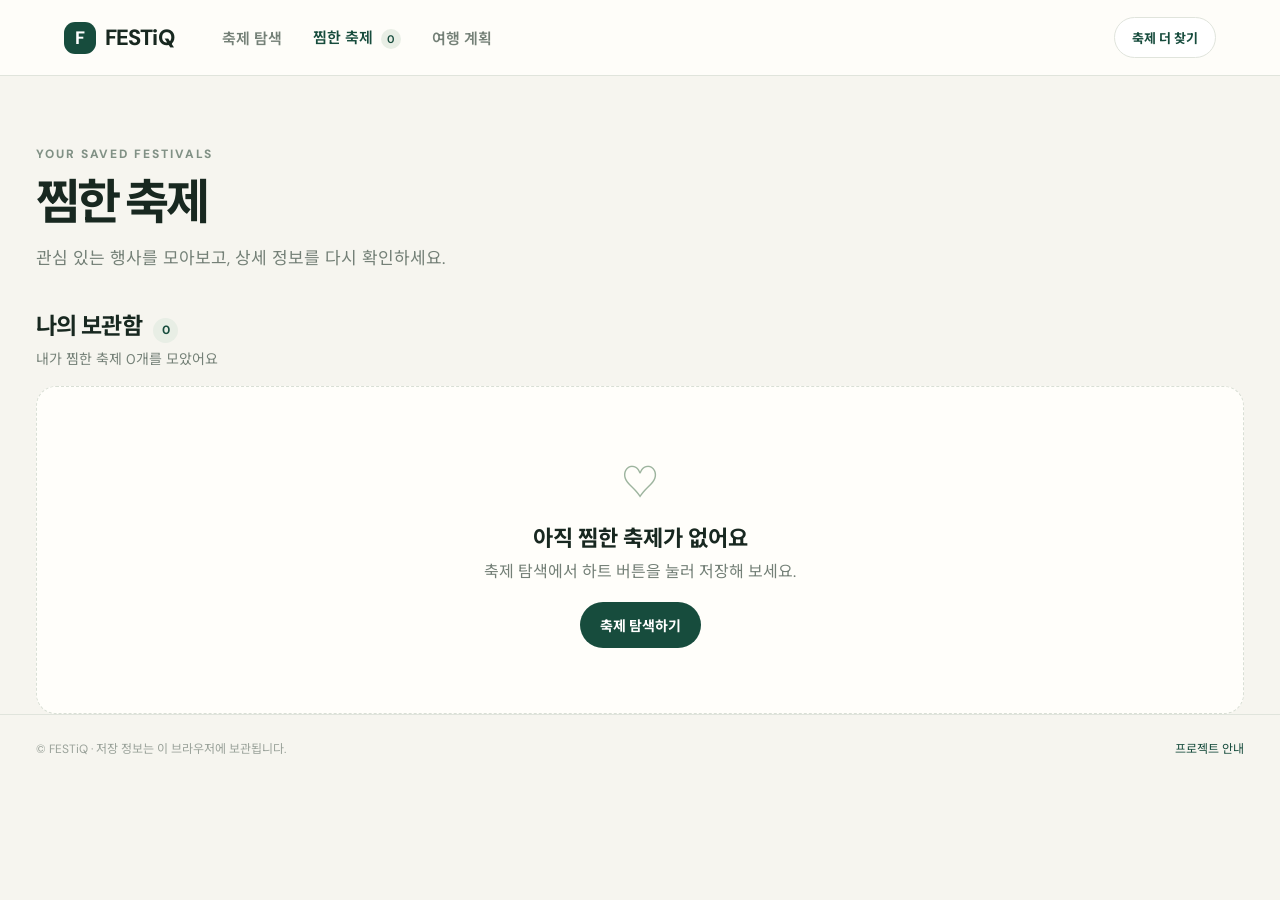
<file: favorites.html>
<!doctype html>
<html lang="ko"><head><meta charset="utf-8"><meta name="viewport" content="width=device-width,initial-scale=1"><meta name="theme-color" content="#174c3d"><title>찜한 축제 — FESTiQ</title><link href="https://fonts.googleapis.com/css2?family=DM+Sans:wght@400;500;600;700&family=Noto+Sans+KR:wght@400;500;600;700;800&display=swap" rel="stylesheet"><link rel="stylesheet" href="assets/styles.css"><script src="assets/app.js" defer></script></head>
<body data-page="favorites"><header class="topbar"><a class="brand" href="index.html"><span class="brand-mark">F</span> FESTiQ</a><nav><a href="index.html">축제 탐색</a><a class="active" href="favorites.html">찜한 축제 <span class="nav-count" data-fav-count>0</span></a><a href="detail.html#plan">여행 계획</a></nav><a class="button button-light small" href="index.html">축제 더 찾기</a></header><main class="page-shell"><section class="page-intro"><p class="eyebrow">YOUR SAVED FESTIVALS</p><h1>찜한 축제</h1><p>관심 있는 행사를 모아보고, 상세 정보를 다시 확인하세요.</p></section><div class="results-head"><div><h3>나의 보관함 <span class="count-badge" id="visible-count">0</span></h3><p id="filter-caption">이 브라우저에 저장된 축제예요.</p></div></div><div class="status" id="status" hidden></div><div id="festival-grid" class="festival-grid"></div><div class="empty-state" id="empty" hidden><span>♡</span><h3>아직 찜한 축제가 없어요</h3><p>축제 탐색에서 하트 버튼을 눌러 저장해 보세요.</p><a class="button button-dark" href="index.html">축제 탐색하기</a></div></main><footer><span>© FESTiQ · 저장 정보는 이 브라우저에 보관됩니다.</span><a href="README.md">프로젝트 안내</a></footer></body></html>
</file>
<file: assets/styles.css>
:root{--green:#174c3d;--green2:#286650;--ink:#182820;--muted:#748077;--cream:#f6f5ef;--paper:#fffefa;--line:#e0e4dc;--coral:#dc795e;--sage:#e8eee5;--shadow:0 16px 38px rgba(28,53,39,.08);font-family:"DM Sans","Noto Sans KR",sans-serif;color:var(--ink);font-synthesis:none}*{box-sizing:border-box}html{scroll-behavior:smooth}body{margin:0;background:var(--cream);font-size:16px}a{color:inherit;text-decoration:none}button,input,select{font:inherit}.topbar{height:76px;padding:0 max(calc((100vw - 1280px)/2),5vw);display:flex;align-items:center;gap:48px;border-bottom:1px solid var(--line);background:rgba(255,254,250,.94);position:sticky;top:0;z-index:10}.brand{font-size:22px;font-weight:800;letter-spacing:-.04em;display:flex;align-items:center;gap:9px}.brand-mark{display:grid;place-items:center;width:32px;height:32px;border-radius:11px;background:var(--green);color:white;font-size:18px}.topbar nav{display:flex;align-items:center;gap:31px;flex:1}.topbar nav a{font-size:15px;color:var(--muted);font-weight:600}.topbar nav a.active,.topbar nav a:hover{color:var(--green)}.nav-count{display:inline-grid;place-items:center;min-width:20px;height:20px;padding:0 5px;border-radius:99px;background:var(--sage);color:var(--green);font-size:11px;margin-left:4px}.page-shell{max-width:1280px;margin:auto;padding:0 36px}.hero{display:grid;grid-template-columns:1fr 1fr;gap:48px;align-items:center;padding:65px 0 38px}.eyebrow{font-size:12px;font-weight:800;letter-spacing:.16em;color:#819185;margin:0 0 14px}.hero h1,.page-intro h1{font-size:clamp(42px,5vw,66px);line-height:1.13;letter-spacing:-.06em;margin:0;color:var(--ink)}.hero h1 em{font-style:normal;color:var(--green2)}.hero-copy{font-size:19px;line-height:1.8;color:var(--muted);margin:21px 0 24px}.hero-actions{display:flex;align-items:center;gap:14px}.button{display:inline-flex;align-items:center;justify-content:center;border:0;border-radius:999px;padding:13px 20px;font-size:14px;font-weight:700;cursor:pointer;transition:.2s}.button:hover{transform:translateY(-1px)}.button-dark{background:var(--green);color:white}.button-light{background:white;border:1px solid var(--line);color:var(--green)}.button.small{padding:10px 17px;font-size:13px}.mode-pill,.chart-tag{border-radius:99px;background:#f2ead8;color:#816a34;padding:8px 12px;font-size:12px;font-weight:700}.hero-art{height:345px;border-radius:26px;overflow:hidden;position:relative;background:#d9e1d5;box-shadow:var(--shadow)}.hero-art:after{content:"";position:absolute;inset:35% 0 0;background:linear-gradient(transparent,rgba(10,25,18,.72))}.hero-art img{width:100%;height:100%;object-fit:cover}.hero-caption{position:absolute;z-index:1;bottom:24px;left:25px;color:white;display:grid;gap:5px}.hero-caption span{font-size:11px;letter-spacing:.15em}.hero-caption strong{font-size:25px}.stats-row{display:grid;grid-template-columns:repeat(3,1fr);gap:16px;margin:10px 0 68px}.stats-row article{background:var(--paper);border:1px solid var(--line);border-radius:19px;padding:18px 20px;display:flex;align-items:center;gap:15px;box-shadow:0 7px 22px rgba(30,48,32,.03)}.stat-icon{width:46px;height:46px;display:grid;place-items:center;background:#fce9df;color:var(--coral);border-radius:15px;font-size:24px}.stat-icon.lavender{background:#eeebfa;color:#7662a4}.stat-icon.peach{background:#f8e7e0;color:#cb6c55}.stats-row small{display:block;color:var(--muted);font-size:13px}.stats-row strong{font-size:25px;display:block;margin-top:3px}.section{padding-bottom:70px}.section-heading{display:flex;align-items:end;justify-content:space-between;margin-bottom:24px}.section-heading h2{font-size:34px;margin:0;letter-spacing:-.04em}.sparkle{color:#9db869;font-size:25px}.section-heading>p{color:var(--muted);font-size:14px;margin:0 0 5px}.filters{display:grid;grid-template-columns:minmax(230px,1fr) 175px 220px;gap:12px;margin-bottom:24px}.searchbox,.selectbox{height:52px;background:var(--paper);border:1px solid var(--line);border-radius:14px;display:flex;align-items:center;padding:0 15px;color:#9aa39b;gap:11px}.searchbox span{font-size:25px}.searchbox input,.selectbox select,.selectbox input{border:0;outline:0;background:transparent;width:100%;color:var(--ink);min-width:0}.searchbox input::placeholder{color:#aab1a9}.selectbox{font-size:13px;white-space:nowrap}.selectbox select,.selectbox input{font-size:14px}.chip-row{grid-column:1/-1;display:flex;gap:8px;flex-wrap:wrap}.chip{background:#eeeee8;border:1px solid transparent;border-radius:99px;padding:10px 15px;color:#667169;font-weight:600;cursor:pointer}.chip.active{background:#e5eee3;border-color:#d2e1d0;color:var(--green)}.content-grid{display:grid;grid-template-columns:minmax(0,1.7fr) minmax(280px,.8fr);gap:26px;border-top:1px solid var(--line);padding-top:28px}.results-head{display:flex;justify-content:space-between;align-items:end;margin-bottom:18px}.results-head h3{font-size:23px;margin:0 0 5px;letter-spacing:-.03em}.results-head p{margin:0;color:var(--muted);font-size:14px}.count-badge{display:inline-grid;place-items:center;min-width:25px;height:25px;background:#e8eee5;color:var(--green);border-radius:50%;font-size:12px;margin-left:7px}.sortbox{color:var(--muted);font-size:13px}.sortbox select{border:1px solid var(--line);padding:8px 10px;border-radius:9px;background:var(--paper);margin-left:7px;color:var(--ink)}.festival-grid{display:grid;grid-template-columns:repeat(2,minmax(0,1fr));gap:18px}.festival-card{overflow:hidden;border:1px solid var(--line);background:white;border-radius:20px;box-shadow:0 8px 22px rgba(36,50,38,.04);transition:.2s}.festival-card:hover{transform:translateY(-3px);box-shadow:var(--shadow)}.card-photo{height:190px;position:relative;background:#e5e8df;overflow:hidden}.card-photo img{width:100%;height:100%;object-fit:cover}.badge{position:absolute;top:13px;left:13px;background:rgba(255,254,250,.94);padding:7px 11px;border-radius:99px;font-size:11px;color:var(--green);font-weight:700}.heart{position:absolute;right:13px;top:12px;border:0;border-radius:50%;width:38px;height:38px;background:rgba(255,255,255,.95);font-size:20px;color:#9a9f98;cursor:pointer}.heart.is-favorite{color:var(--coral)}.card-body{padding:17px 18px 18px}.card-body h3{font-size:21px;margin:0 0 10px;letter-spacing:-.03em}.card-meta{color:var(--muted);font-size:13px;line-height:1.7;margin:4px 0}.card-footer{border-top:1px solid #edf0ea;margin-top:14px;padding-top:12px;display:flex;justify-content:space-between;align-items:center;color:#8b958c;font-size:12px}.card-footer a{color:var(--green);font-weight:700}.chart-panel{background:var(--paper);border:1px solid var(--line);border-radius:20px;padding:22px;height:max-content;position:sticky;top:95px}.panel-heading{display:flex;justify-content:space-between;align-items:center}.panel-heading .eyebrow{margin-bottom:5px}.panel-heading h3{margin:0;font-size:20px}.chart-tag{font-size:11px;padding:7px 9px;background:var(--sage);color:var(--green)}.chart-wrap{height:230px;margin:18px 0 8px}.chart-note{font-size:12px;color:#939b93;line-height:1.6}.api-callout{display:flex;gap:13px;border-top:1px solid var(--line);padding-top:17px;margin-top:18px}.api-callout>span{display:grid;place-items:center;border-radius:11px;width:35px;height:35px;background:#f8f0d8;color:#bd9b40}.api-callout strong{font-size:14px}.api-callout p{font-size:12px;line-height:1.6;color:var(--muted);margin:5px 0}.text-button{background:none;border:0;padding:0;color:var(--green);font-weight:700;font-size:12px;cursor:pointer}.page-intro{padding:70px 0 38px}.page-intro h1{font-size:48px}.page-intro>p:last-child{font-size:17px;color:var(--muted);margin:14px 0 0}.empty-state{text-align:center;padding:65px 18px;background:var(--paper);border:1px dashed #d9dfd5;border-radius:20px;color:var(--muted)}.empty-state>span{font-size:38px;color:#9db49e}.empty-state h3{color:var(--ink);font-size:22px;margin:12px 0 5px}.empty-state p{margin:0 0 20px}.status{border-radius:14px;padding:15px 17px;margin:17px 0;background:#eef3e9;border:1px solid #d8e5d0;color:#3a6548;line-height:1.55}.status.error{background:#fff1ec;border-color:#f1d3c7;color:#9b4938}.status.loading{background:#f2f1ea;border-color:#e5e1d3;color:#766a4b}.detail-hero{display:grid;grid-template-columns:1.1fr .9fr;gap:35px;padding:42px 0 32px}.detail-photo{width:100%;height:410px;border-radius:24px;object-fit:cover;background:#e5e8df}.detail-copy{padding:20px 0}.detail-copy h1{font-size:44px;line-height:1.2;margin:12px 0;letter-spacing:-.05em}.detail-copy p{color:var(--muted);line-height:1.8}.detail-address{padding:16px 0;border-top:1px solid var(--line);border-bottom:1px solid var(--line);margin:18px 0}.detail-actions{display:flex;gap:9px;flex-wrap:wrap}.detail-lower{display:grid;grid-template-columns:1fr 1fr;gap:22px;padding:10px 0 70px}.info-panel{background:white;border:1px solid var(--line);border-radius:20px;padding:24px}.info-panel h2{font-size:23px;margin:0 0 17px}.overview{white-space:pre-line;color:#5e6c63;line-height:1.9}.real-map-frame{height:260px;border-radius:14px;overflow:hidden;background:#e9efe5}.real-map-frame iframe{border:0;width:100%;height:100%}.map-attribution{display:block;text-align:right;color:#9aa39b;font-size:11px;margin-top:7px}.map-link{color:var(--green);font-weight:700;font-size:13px;display:inline-block;margin-top:12px}.plan-panel{grid-column:1/-1}.plan-list{list-style:none;padding:0;margin:0;display:grid;gap:8px}.plan-item{display:flex;align-items:center;gap:12px;background:#f7f7f1;padding:12px;border-radius:12px}.plan-number{width:28px;height:28px;border-radius:9px;background:#e5eee3;color:var(--green);display:grid;place-items:center;font-weight:700}.plan-item a{flex:1;font-weight:700}.plan-item button{border:0;background:transparent;cursor:pointer;color:#768278;font-size:16px}.plan-controls{display:flex;gap:8px;margin-top:15px}.dialog-card{width:min(520px,calc(100vw - 30px));border:0;border-radius:22px;padding:30px;background:var(--paper);color:var(--ink);box-shadow:0 30px 90px #10251d55}.dialog-card::backdrop{background:#13251d77;backdrop-filter:blur(3px)}.dialog-card h2{font-size:28px;margin:0 0 10px}.dialog-card>p:not(.eyebrow){font-size:14px;line-height:1.75;color:var(--muted)}.dialog-close{float:right;border:0;background:transparent;font-size:28px;color:#859087;cursor:pointer}.api-input{display:grid;gap:8px;margin:20px 0;font-size:13px;font-weight:700}.api-input input{height:48px;border:1px solid var(--line);border-radius:11px;padding:0 13px;outline-color:var(--green)}.dialog-actions{display:flex;gap:9px;justify-content:end}.security-note{font-size:11px!important;margin-top:17px!important}footer{max-width:1280px;margin:auto;padding:24px 36px 32px;border-top:1px solid var(--line);display:flex;justify-content:space-between;color:#9aa29a;font-size:12px}footer a{color:var(--green)}
@media(max-width:940px){.topbar{gap:23px;padding:0 22px}.topbar nav{gap:16px}.page-shell{padding:0 22px}.hero{gap:25px}.content-grid{grid-template-columns:1fr}.chart-panel{position:static}.chart-wrap{height:200px}.detail-hero{grid-template-columns:1fr 1fr}.detail-photo{height:360px}}
@media(max-width:680px){body{font-size:15px}.topbar{height:auto;min-height:68px;padding:12px 17px;gap:10px;flex-wrap:wrap}.brand{font-size:19px}.topbar nav{order:3;width:100%;justify-content:space-between;gap:7px;padding-top:8px;border-top:1px solid var(--line)}.topbar nav a{font-size:12px}.topbar>.button,.topbar>.menu-button{margin-left:auto}.page-shell{padding:0 17px}.hero{grid-template-columns:1fr;padding:42px 0 28px;gap:22px}.hero h1{font-size:47px}.hero-copy{font-size:16px}.hero-art{height:255px}.stats-row{gap:8px;margin-bottom:46px}.stats-row article{padding:13px 10px;gap:8px;border-radius:14px}.stat-icon{width:36px;height:36px;border-radius:12px;font-size:19px}.stats-row small{font-size:10px}.stats-row strong{font-size:21px}.section-heading{display:block}.section-heading h2{font-size:29px}.section-heading>p{margin-top:9px}.filters{grid-template-columns:1fr 1fr;gap:8px}.searchbox{grid-column:1/-1}.selectbox{height:46px;padding:0 10px;font-size:11px}.selectbox select,.selectbox input{font-size:12px}.chip-row{gap:6px}.chip{font-size:11px;padding:9px 11px}.content-grid{padding-top:20px}.results-head h3{font-size:20px}.results-head p{font-size:12px}.sortbox{font-size:11px}.sortbox select{font-size:11px}.festival-grid{grid-template-columns:1fr;gap:13px}.card-photo{height:205px}.card-body h3{font-size:20px}.chart-panel{padding:18px}.page-intro{padding:45px 0 25px}.page-intro h1{font-size:40px}.page-intro>p:last-child{font-size:15px}.detail-hero{grid-template-columns:1fr;padding-top:24px;gap:8px}.detail-photo{height:265px;border-radius:18px}.detail-copy{padding:13px 0}.detail-copy h1{font-size:35px}.detail-lower{grid-template-columns:1fr;padding-bottom:45px}.plan-panel{grid-column:auto}.info-panel{padding:19px}.real-map-frame{height:235px}.dialog-actions{flex-direction:column-reverse}.dialog-actions .button{width:100%}footer{padding:20px 17px;gap:15px;flex-wrap:wrap}}
</file>
